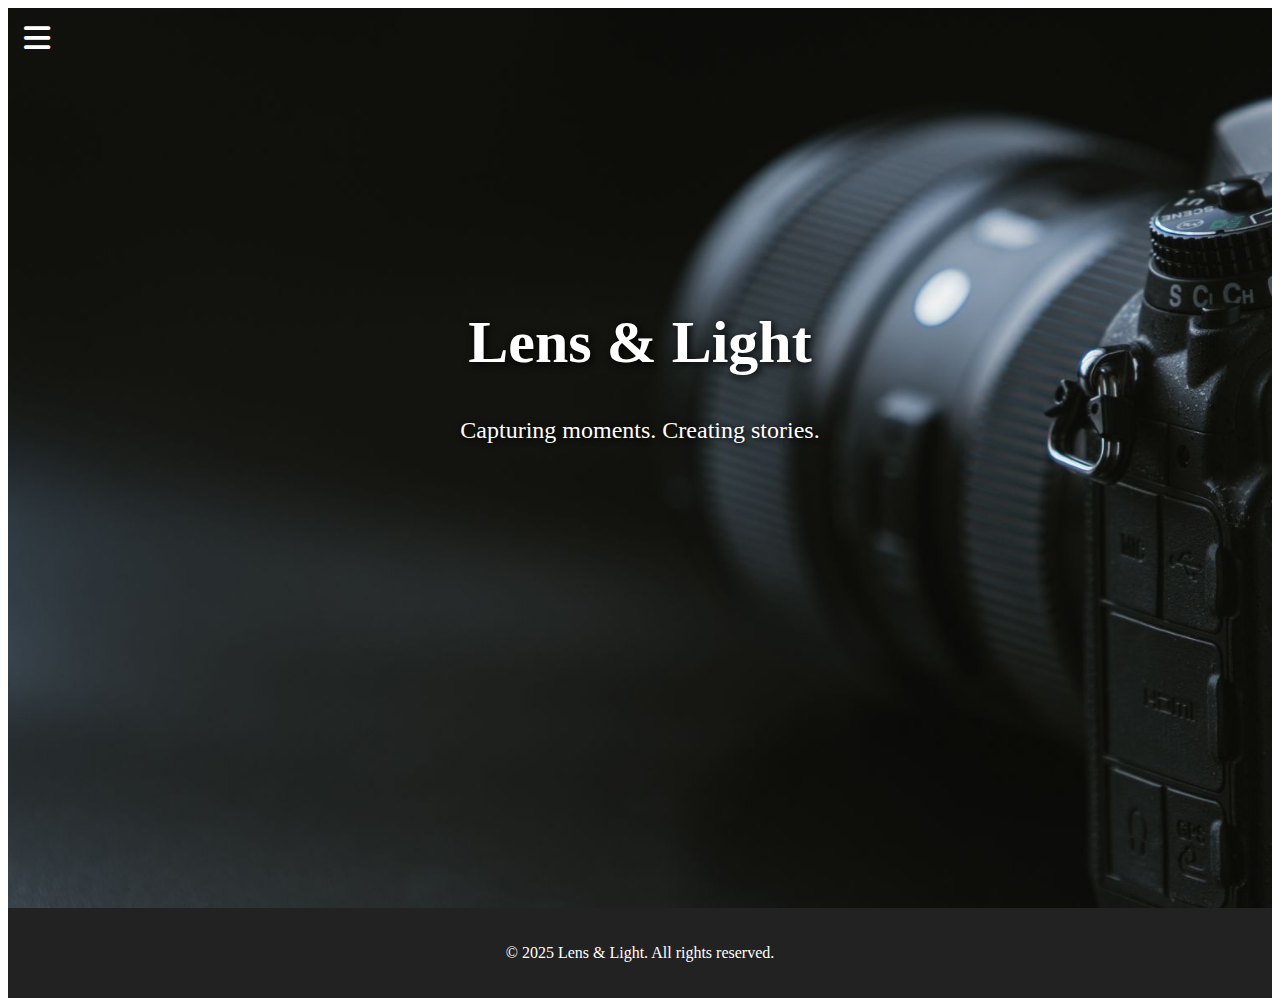
<file: index.html>
<html lang="en">
  <head>
    <meta charset="UTF-8" />
    <meta http-equiv="X-UA-Compatible" content="IE=edge" />
    <meta name="viewport" content="width=device-width, initial-scale=1.0" />
    <link rel="stylesheet" href="style.css" />
    <title>CSS Project</title>
    <link rel="preconnect" href="https://fonts.googleapis.com" />
    <link rel="preconnect" href="https://fonts.gstatic.com" crossorigin />
    <link
      href="https://fonts.googleapis.com/css2?family=Poppins&display=swap"
      rel="stylesheet"
    />
    <link
      rel="stylesheet"
      href="https://cdnjs.cloudflare.com/ajax/libs/font-awesome/6.4.0/css/all.min.css"
    />
  </head>
  <body>
   
    <div class="main_box">
      <div class="hero-text">
        <h1>Lens & Light</h1>
        <p>Capturing moments. Creating stories.</p>
      </div>
      <input type="checkbox" id="check" />
      <div class="btn_one">
        <label for="check">
          <i class="fa-solid fa-bars"></i>
        </label>
      </div>

      <div class="sidebar_menu">
        <div class="logo">
          <a href="#">LENS & LIGHT</a>
        </div>

        <div class="btn_two">
          <label for="check">
            <i class="fa-solid fa-xmark"></i>
          </label>
        </div>

        <div class="menu">
          <ul>
            <li><i class="fa-solid fa-image"></i><a href="photo.html">Gallery</a></li>
            <li><i class="fa-solid fa-store"></i><a href="store.html">Store</a></li>
            <li><i class="fa-solid fa-phone"></i><a href="contact.html">Contact</a></li>
            <li><i class="fa-regular fa-comments"></i><a href="about.html">About us</a></li>
          </ul>
        </div>

        <div class="social_media">
          <ul>
            <a href="#"><i class="fa-brands fa-facebook"></i></a>
            <a href="#"><i class="fa-brands fa-twitter"></i></a>
            <a href="#"><i class="fa-brands fa-instagram"></i></a>
            <a href="#"><i class="fa-brands fa-youtube"></i></a>
          </ul>
        </div>
      </div>
    </div>
    <footer class="footer">
  <p>&copy; 2025 Lens & Light. All rights reserved.</p>
</footer>

  </body>
</html>
</file>
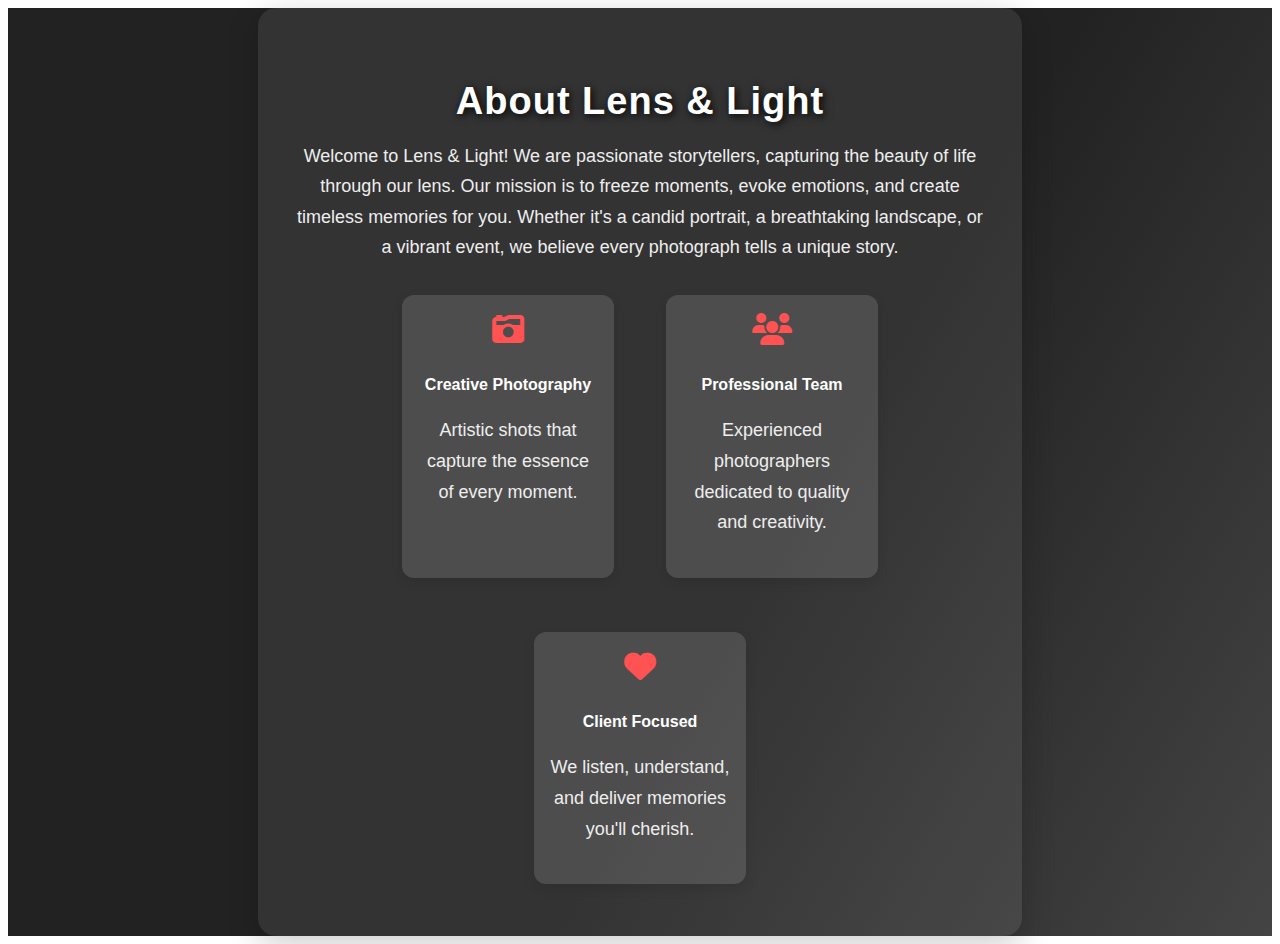
<file: about.html>
<!DOCTYPE html>
<html lang="en">
<head>
    <meta charset="UTF-8">
    <meta name="viewport" content="width=device-width, initial-scale=1.0">
    <title>Document</title>
     <link rel="stylesheet" href="https://cdnjs.cloudflare.com/ajax/libs/font-awesome/6.4.0/css/all.min.css"/>
     <link rel="stylesheet" href="style.css">
</head>
<body>
    <section class="about-section">
    <div class="about-container">
      <h2>About Lens & Light</h2>
      <p>
        Welcome to Lens & Light! We are passionate storytellers, capturing the beauty of life through our lens. Our mission is to freeze moments, evoke emotions, and create timeless memories for you. Whether it's a candid portrait, a breathtaking landscape, or a vibrant event, we believe every photograph tells a unique story.
      </p>
      <div class="about-features">
        <div class="feature-box">
          <i class="fa-solid fa-camera-retro"></i>
          <h4>Creative Photography</h4>
          <p>Artistic shots that capture the essence of every moment.</p>
        </div>
        <div class="feature-box">
          <i class="fa-solid fa-users"></i>
          <h4>Professional Team</h4>
          <p>Experienced photographers dedicated to quality and creativity.</p>
        </div>
        <div class="feature-box">
          <i class="fa-solid fa-heart"></i>
          <h4>Client Focused</h4>
          <p>We listen, understand, and deliver memories you'll cherish.</p>
        </div>
      </div>
    </div>
</body>
</html>
</file>
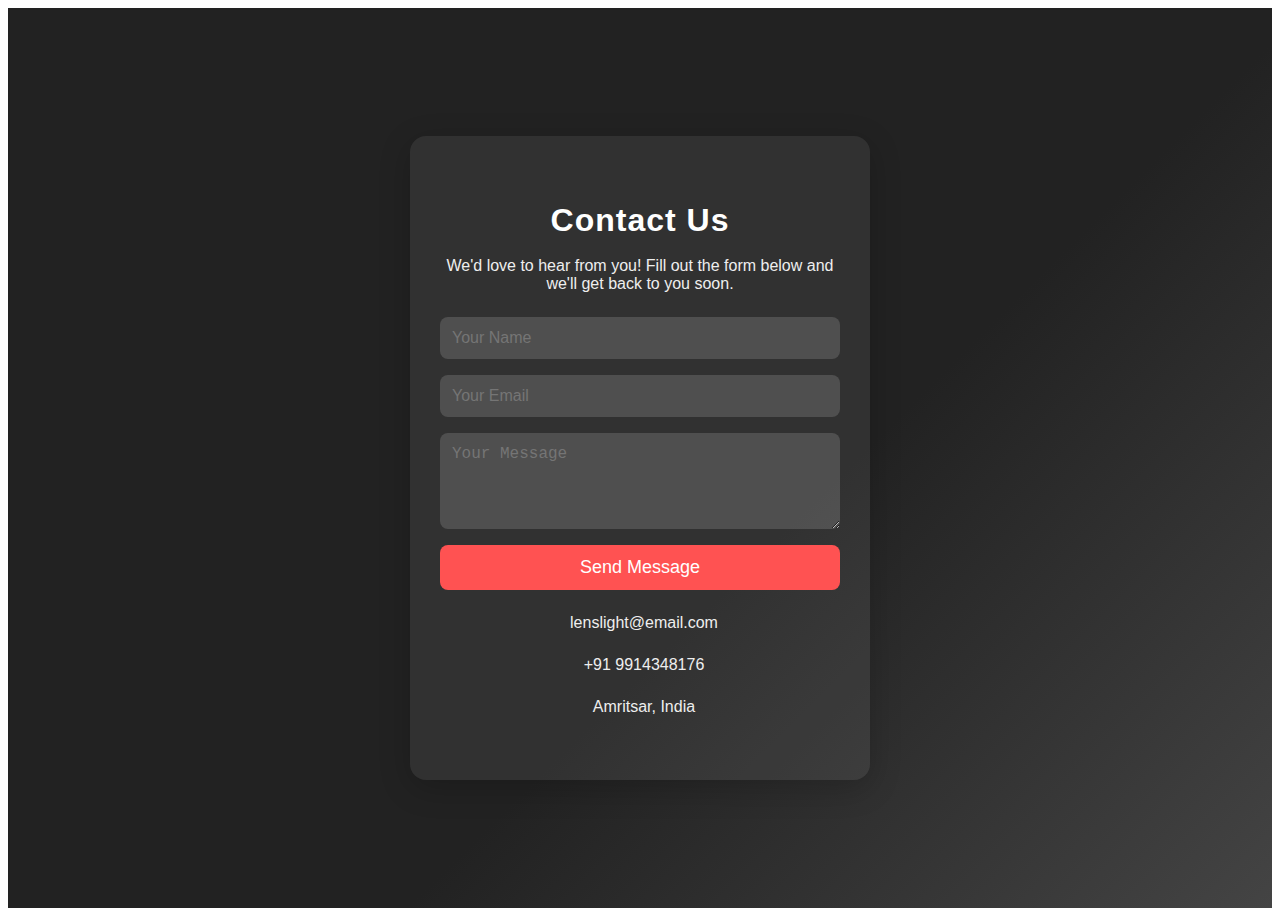
<file: contact.html>
<!DOCTYPE html>
<html lang="en">
<head>
    <meta charset="UTF-8">
    <meta name="viewport" content="width=device-width, initial-scale=1.0">
    <title>Document</title>
   <link rel="stylesheet" href="style.css">
</head>
<body>
    <section class="contact-section">
    <div class="contact-container">
      <h2>Contact Us</h2>
      <p>We'd love to hear from you! Fill out the form below and we'll get back to you soon.</p>
      <form>
        <input type="text" placeholder="Your Name" required>
        <input type="email" placeholder="Your Email" required>
        <textarea rows="4" placeholder="Your Message" required></textarea>
        <button type="submit">Send Message</button>
      </form>
      <div class="contact-info">
        <p><i class="fa-solid fa-envelope"></i> lenslight@email.com</p>
        <p><i class="fa-solid fa-phone"></i> +91 9914348176</p>
        <p><i class="fa-solid fa-location-dot"></i> Amritsar, India</p>
      </div>
    </div>
  </section>
</body>
</html>
</file>
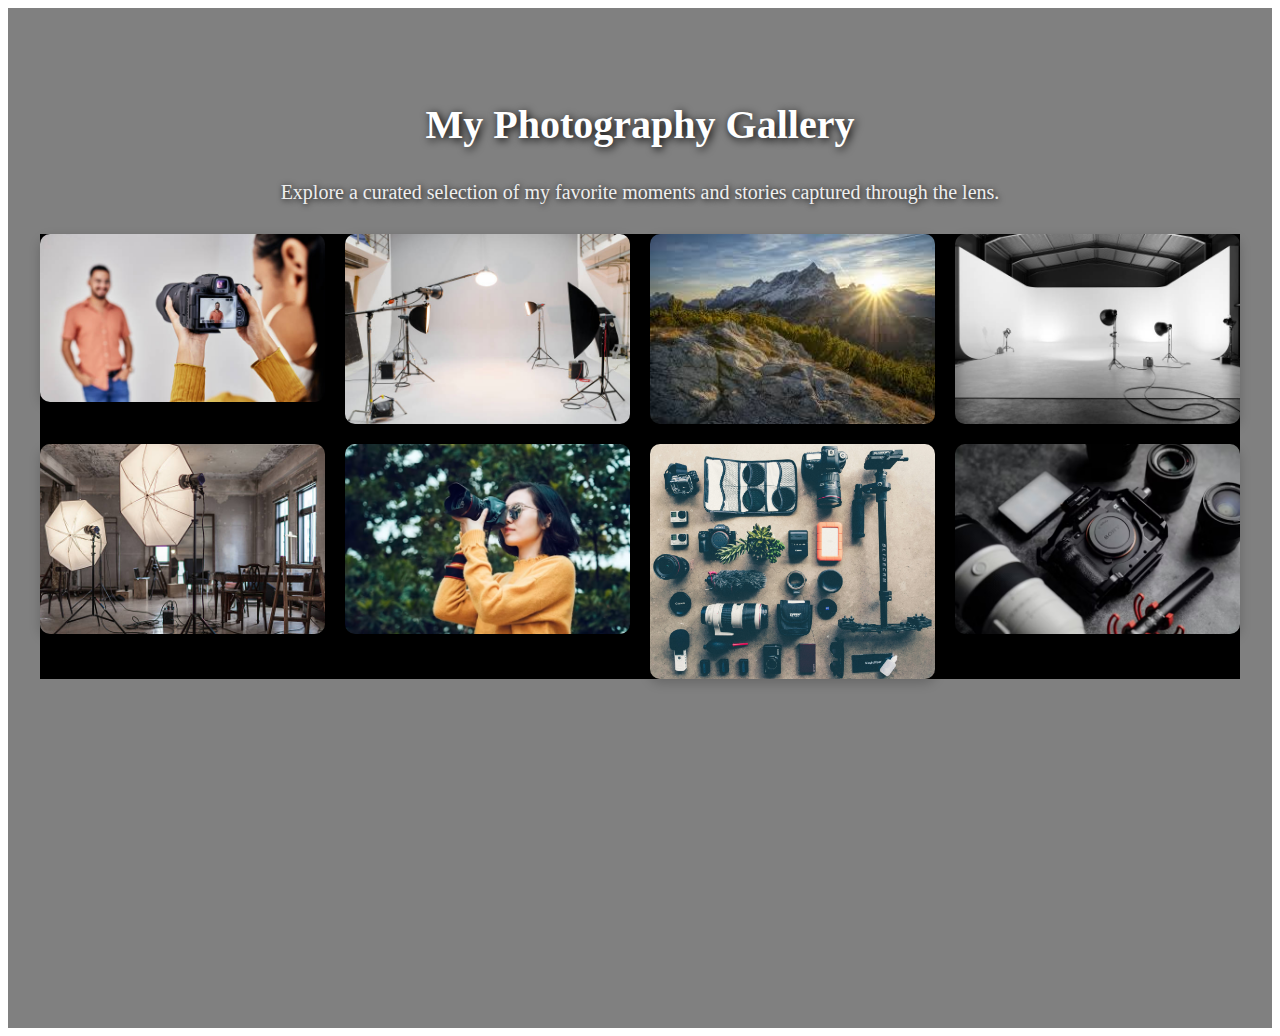
<file: photo.html>
<!DOCTYPE html>
<html lang="en">
<head>
    <meta charset="UTF-8">
    <meta name="viewport" content="width=device-width, initial-scale=1.0">
    <title>Lens & Light Gallery</title>
    <link rel="stylesheet" href="style.css">
</head>
<body>
    <section class="photo-gallery">
      <div class="gallery-header">
        <h2>My Photography Gallery</h2>
        <p>Explore a curated selection of my favorite moments and stories captured through the lens.</p>
      </div>
      <div class="gallery-container">
        <img src="./assets/pic2.jpg" alt="Gallery Image 1" class="gallery-img" />
        <img src="./assets/pic4.jpg" alt="Gallery Image 2" class="gallery-img" />
        <img src="./assets/pic7.jpeg" alt="Gallery Image 3" class="gallery-img" />
        <img src="./assets/pic3.jpg" alt="Gallery Image 4" class="gallery-img" />
        <img src="./assets/pic 5.jpg" alt="Gallery Image 5" class="gallery-img" />
        <img src="./assets/pic6.avif" alt="Gallery Image 6" class="gallery-img" />
        <img src="./assets/pic8.jpg" alt="Gallery Image 7" class="gallery-img" />
        <img src="./assets/pic10.avif" alt="Gallery Image 8" class="gallery-img" />
        
      </div>
    </section>

    <!-- Lightbox Modal -->
    <div id="lightbox-modal" class="lightbox-modal">
      <span class="close">&times;</span>
      <img class="lightbox-content" id="lightbox-img">
    </div>

    <script>
      // Lightbox functionality
      const modal = document.getElementById("lightbox-modal");
      const modalImg = document.getElementById("lightbox-img");
      const images = document.querySelectorAll(".gallery-img");
      const closeBtn = document.querySelector(".close");

      images.forEach(img => {
        img.onclick = function() {
          modal.style.display = "block";
          modalImg.src = this.src;
        }
      });

      closeBtn.onclick = function() {
        modal.style.display = "none";
      }

      window.onclick = function(event) {
        if (event.target == modal) {
          modal.style.display = "none";
        }
      }
    </script>
</body>
</html>
</file>
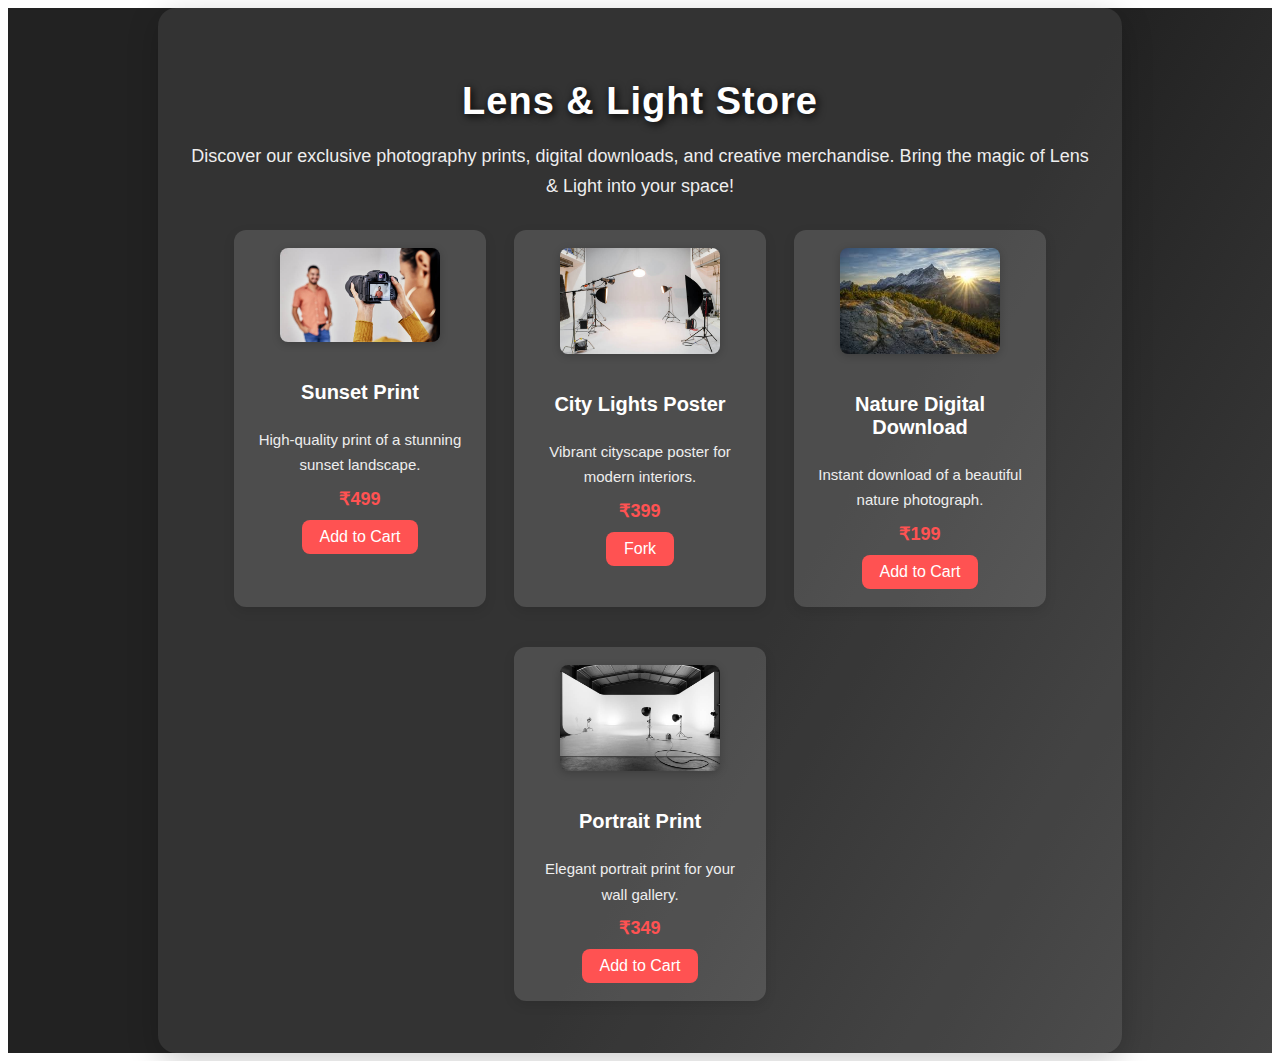
<file: store.html>
<!DOCTYPE html>
<html lang="en">
<head>
    <meta charset="UTF-8">
    <meta name="viewport" content="width=device-width, initial-scale=1.0">
    <title>Document</title>
    <link rel="stylesheet" href="style.css">
</head>
<body>
  <section class="store-section">
    <div class="store-container">
      <h2>Lens & Light Store</h2>
      <p>
        Discover our exclusive photography prints, digital downloads, and creative merchandise. Bring the magic of Lens & Light into your space!
      </p>
      <div class="product-list">
        <div class="product-card">
          <img src="./assets/pic2.jpg" alt="Sunset Print">
          <h4>Sunset Print</h4>
          <p>High-quality print of a stunning sunset landscape.</p>
          <div class="price">₹499</div>
          <button>Add to Cart</button>
        </div>
        <div class="product-card">
          <img src="./assets/pic4.jpg" alt="City Lights Poster">
          <h4>City Lights Poster</h4>
          <p>Vibrant cityscape poster for modern interiors.</p>
          <div class="price">₹399</div>
         <button>Fork</button>
        </div>
        <div class="product-card">
          <img src="./assets/pic7.jpeg" alt="Nature Digital Download">
          <h4>Nature Digital Download</h4>
          <p>Instant download of a beautiful nature photograph.</p>
          <div class="price">₹199</div>
          <button>Add to Cart</button>
        </div>
        <div class="product-card">
          <img src="./assets/pic3.jpg" alt="Portrait Print">
          <h4>Portrait Print</h4>
          <p>Elegant portrait print for your wall gallery.</p>
          <div class="price">₹349</div>
          <button>Add to Cart</button>
        </div>
      </div>
    </div>
</body>
</html>
</file>
<file: style.css>
.main_box
{
    background-image: url("./assets/pic.jpg");
    height:100vh;
    background-size: cover;
  transition: margin-left 0.3s ease;
  position: relative;
  z-index: 1;
}
.btn_one i
{
    color: white;
    font-size: 30px;
    font-weight: 700;
    position: absolute;
    left:16px;
    line-height: 60px;
     transition:all 0.3s linear;
}
.sidebar_menu
{
    position: fixed;
    left:-300px;
    height: 100vh;
    width: 300px;
    background-color:rgb(255,255,255,0.1); 
    box-shadow: 0 0 6px rgb(255,255,255,0.5);
    transition:all 0.3s linear;

}
.sidebar_menu .logo
{
    position: absolute;
    width: 100%;
    line-height: 60px;
    box-shadow: 0 2px 4px rgb(255,255,255,0.5);
    height: 60px;

}
.sidebar_menu .logo a
{
     position: absolute;
     left:50px;
     color:white;
     text-decoration: none;
     font-size: 20px;
     font-weight: 500;
}
.sidebar_menu .btn_two i
{
    color: grey;
    font-size: 25px;
    line-height: 60px;
    position: absolute;
    left:275px;
    opacity: 0;
    cursor: pointer;
    transition:all 0.3s linear;
}
.sidebar_menu .menu 
{
    color:white;
    position: absolute;
    width: 100%;
    top:80px;

} 
.sidebar_menu .menu li
{
    margin-top: 6px;
    padding:14px 20px;
}
.sidebar_menu .menu i,a{
    color: white;
    text-decoration:none;
    font-size: 20px;
}
.sidebar_menu .menu i
{
    padding-right: 8px;
}
.sidebar_menu .social_media{
    
    position: absolute;
    left: 25%;
    bottom: 40px;
}
.sidebar_menu .social_media i{
    color: white;
    opacity: 0.5;
    padding: 0 5px;
}
#check
{
    display: none;
}
.sidebar_menu .menu li:hover{
       box-shadow: 0 0 4px rgb(255,255,255,0.5);
}
.btn_one i:hover{
    font-size: 40px;
}
.btn_two i:hover{
    font-size: 30px;
}
.sidebar_menu .social_media i:hover{
    opacity: 1.5;
    transform: scale(1.5);
}
#check:checked ~ .sidebar_menu
{
     left: 0;
}

#check:checked~.btn_one i{
    opacity: 0;
}
#check:checked~ .sidebar_menu .btn_two i{
    opacity: 1;
}
.hero-text {
  position: absolute;
  top: 40%;
  left: 50%;
  transform: translate(-50%, -50%);
  text-align: center;
  color: white;
}

.hero-text h1 {
  font-size: 60px;
  font-weight: bold;
  text-shadow: 2px 2px 8px #000;
}

.hero-text p {
  font-size: 24px;
  margin-top: 10px;
  text-shadow: 1px 1px 6px #000;
} 
.bottom-content {
  padding: 60px 20px;
  text-align: center;
}

.bottom-content h2 {
  font-size: 36px;
  margin-bottom: 20px;
}

.bottom-content p {
  font-size: 18px;
  max-width: 700px;
  margin: auto;
}

.features {
  display: flex;
  justify-content: space-around;
  flex-wrap: wrap;
  margin-top: 40px;
  margin-left: 50px;
}

.feature-box {
  background-color: white;
  padding: 20px;
  margin: 10px;
  border-radius: 12px;
  box-shadow: 0 4px 8px rgba(0,0,0,0.1);
  width: 280px;
}

@media (max-width: 768px) {
  .features {
    flex-direction: column;
    align-items: center;
  }
}
@media (max-width: 768px) {
  .sidebar_menu {
    width: 100%;
    left: -100%;
  }
  #check:checked ~ .sidebar_menu {
    left: 0;
  }
  .sidebar_menu .btn_two i {
    left: calc(100% - 25px);
  }
  #check:checked ~ .hero-text
  {
    display: none;
  }
  #check:checked ~ .hero-text {
  display: none;
}
}
.footer {
  text-align: center;
  padding: 20px;
  background: #222;
  color: white;
}
#check:checked ~ .main_box {
  margin-left: 300px;
  transition: margin-left 0.3s ease;
}
.photo-gallery {
  padding: 60px 20px;
  background-color: grey;
  text-align: center;
  height: 100vh;
}



.gallery-container {
  display: grid;
  grid-template-columns: repeat(auto-fit, minmax(250px, 1fr));
  gap: 20px;
  max-width: 1200px;
  margin: auto;
  background-color: black;
}

.gallery-container img {
  width: 100%;
  height: auto;
  border-radius: 10px;
  box-shadow: 0 4px 12px rgba(0, 0, 0, 0.2);
  transition: transform 0.3s ease, box-shadow 0.3s ease;
}

.gallery-container img:hover {
  transform: scale(1.05);
  box-shadow: 0 6px 16px rgba(0, 0, 0, 0.3);
}
/* Add below your existing CSS */

/* Gallery header styling */
.gallery-header {
  margin-bottom: 30px;
  text-align: center;
}

.gallery-header h2 {
  font-size: 40px;
  color: #fff;
  text-shadow: 2px 2px 8px #000;
}

.gallery-header p {
  font-size: 20px;
  color: #eee;
  margin-top: 10px;
  text-shadow: 1px 1px 6px #000;
}

/* Gallery image hover effect */
.gallery-img {
  cursor: pointer;
  transition: transform 0.3s, box-shadow 0.3s;
  box-shadow: 0 4px 12px rgba(0,0,0,0.2);
  border-radius: 12px;
}

.gallery-img:hover {
  transform: scale(1.08) rotate(-2deg);
  box-shadow: 0 8px 24px rgba(0,0,0,0.3);
  z-index: 2;
}

/* Lightbox modal styles */
.lightbox-modal {
  display: none;
  position: fixed;
  z-index: 999;
  padding-top: 60px;
  left: 0;
  top: 0;
  width: 100vw;
  height: 100vh;
  overflow: auto;
  background: rgba(0,0,0,0.85);
  text-align: center;
}

.lightbox-content {
  margin: auto;
  display: block;
  max-width: 80vw;
  max-height: 80vh;
  border-radius: 14px;
  box-shadow: 0 8px 32px rgba(0,0,0,0.5);
  animation: fadeIn 0.5s;
}

@keyframes fadeIn {
  from { opacity: 0; transform: scale(0.95);}
  to { opacity: 1; transform: scale(1);}
}

.close {
  position: absolute;
  top: 30px;
  right: 50px;
  color: #fff;
  font-size: 40px;
  font-weight: bold;
  cursor: pointer;
  transition: color 0.2s;
  z-index: 1000;
}

.close:hover {
  color: #ff5252;
}
.contact-section {
      background: linear-gradient(135deg, #222 60%, #444 100%);
      min-height: 100vh;
      display: flex;
      align-items: center;
      justify-content: center;
      font-family: 'Poppins', sans-serif;
    }
    .contact-container {
      background: rgba(255,255,255,0.07);
      padding: 40px 30px;
      border-radius: 16px;
      box-shadow: 0 8px 32px rgba(0,0,0,0.2);
      max-width: 400px;
      width: 100%;
      color: #fff;
    }
    .contact-container h2 {
      text-align: center;
      margin-bottom: 18px;
      font-size: 32px;
      letter-spacing: 1px;
    }
    .contact-container p {
      text-align: center;
      margin-bottom: 24px;
      font-size: 16px;
      color: #eee;
    }
    .contact-container form {
      display: flex;
      flex-direction: column;
      gap: 16px;
    }
    .contact-container input,
    .contact-container textarea {
      padding: 12px;
      border-radius: 8px;
      border: none;
      background: rgba(255,255,255,0.15);
      color: #222;
      font-size: 16px;
      resize: vertical;
    }
    .contact-container input:focus,
    .contact-container textarea:focus {
      outline: 2px solid #ff5252;
      background: #fff;
      color: #222;
    }
    .contact-container button {
      background: #ff5252;
      color: #fff;
      border: none;
      padding: 12px;
      border-radius: 8px;
      font-size: 18px;
      cursor: pointer;
      transition: background 0.2s;
    }
    .contact-container button:hover {
      background: #e03e3e;
    }
    .contact-info {
      margin-top: 24px;
      text-align: center;
      font-size: 15px;
      color: #ccc;
    }
    .contact-info i {
      margin-right: 8px;
      color: #ff5252;
    }
    @media (max-width: 500px) {
      .contact-container {
        padding: 20px 8px;
      }
    }
  .about-section {
      min-height: 100vh;
      background: linear-gradient(120deg, #222 60%, #444 100%);
      display: flex;
      align-items: center;
      justify-content: center;
      font-family: 'Poppins', sans-serif;
    }
    .about-container {
      background: rgba(255,255,255,0.08);
      padding: 40px 32px;
      border-radius: 18px;
      box-shadow: 0 8px 32px rgba(0,0,0,0.2);
      max-width: 700px;
      width: 100%;
      color: #fff;
      text-align: center;
    }
    .about-container h2 {
      font-size: 38px;
      margin-bottom: 18px;
      letter-spacing: 1px;
      text-shadow: 2px 2px 8px #000;
    }
    .about-container p {
      font-size: 18px;
      margin-bottom: 22px;
      color: #eee;
      line-height: 1.7;
    }
    .about-features {
      display: flex;
      justify-content: center;
      gap: 32px;
      flex-wrap: wrap;
      margin-top: 18px;
    }
    .feature-box {
      background: rgba(255,255,255,0.13);
      border-radius: 12px;
      padding: 18px 16px;
      width: 180px;
      box-shadow: 0 4px 12px rgba(0,0,0,0.1);
      color: #fff;
      margin-bottom: 12px;
      transition: transform 0.2s;
    }
    .feature-box:hover {
      transform: scale(1.05);
      background: #ff5252;
      color: #fff;
    }
    .feature-box i {
      font-size: 32px;
      margin-bottom: 10px;
      color: #ff5252;
      transition: color 0.2s;
    }
    .feature-box:hover i {
      color: #fff;
    }
    @media (max-width: 600px) {
      .about-container {
        padding: 18px 6px;
      }
      .about-features {
        gap: 12px;
      }
      .feature-box {
        width: 100%;
      }
    }
     .store-section {
      min-height: 100vh;
      background: linear-gradient(120deg, #222 60%, #444 100%);
      display: flex;
      align-items: center;
      justify-content: center;
      font-family: 'Poppins', sans-serif;
    }
    .store-container {
      background: rgba(255,255,255,0.08);
      padding: 40px 32px;
      border-radius: 18px;
      box-shadow: 0 8px 32px rgba(0,0,0,0.2);
      max-width: 900px;
      width: 100%;
      color: #fff;
      text-align: center;
    }
    .store-container h2 {
      font-size: 38px;
      margin-bottom: 18px;
      letter-spacing: 1px;
      text-shadow: 2px 2px 8px #000;
    }
    .store-container p {
      font-size: 18px;
      margin-bottom: 28px;
      color: #eee;
      line-height: 1.7;
    }
    .product-list {
      display: flex;
      flex-wrap: wrap;
      gap: 28px;
      justify-content: center;
      margin-top: 18px;
    }
    .product-card {
      background: rgba(255,255,255,0.13);
      border-radius: 12px;
      padding: 18px 16px;
      width: 220px;
      box-shadow: 0 4px 12px rgba(0,0,0,0.1);
      color: #fff;
      margin-bottom: 12px;
      transition: transform 0.2s, background 0.2s;
      display: flex;
      flex-direction: column;
      align-items: center;
    }
    .product-card:hover {
      transform: scale(1.05);
      background: #ff5252;
      color: #fff;
    }
    .product-card img {
      width: 100%;
      max-width: 160px;
      border-radius: 8px;
      margin-bottom: 12px;
      box-shadow: 0 2px 8px rgba(0,0,0,0.2);
    }
    .product-card h4 {
      font-size: 20px;
      margin-bottom: 8px;
    }
    .product-card p {
      font-size: 15px;
      margin-bottom: 10px;
      color: #eee;
    }
    .product-card .price {
      font-size: 18px;
      font-weight: bold;
      color: #ff5252;
      margin-bottom: 10px;
    }
    .product-card button {
      background: #ff5252;
      color: #fff;
      border: none;
      padding: 8px 18px;
      border-radius: 8px;
      font-size: 16px;
      cursor: pointer;
      transition: background 0.2s;
    }
    .product-card button:hover {
      background: #e03e3e;
    }
    @media (max-width: 700px) {
      .product-list {
        flex-direction: column;
        align-items: center;
      }
      .store-container {
        padding: 18px 6px;
      }
    }
</file>
